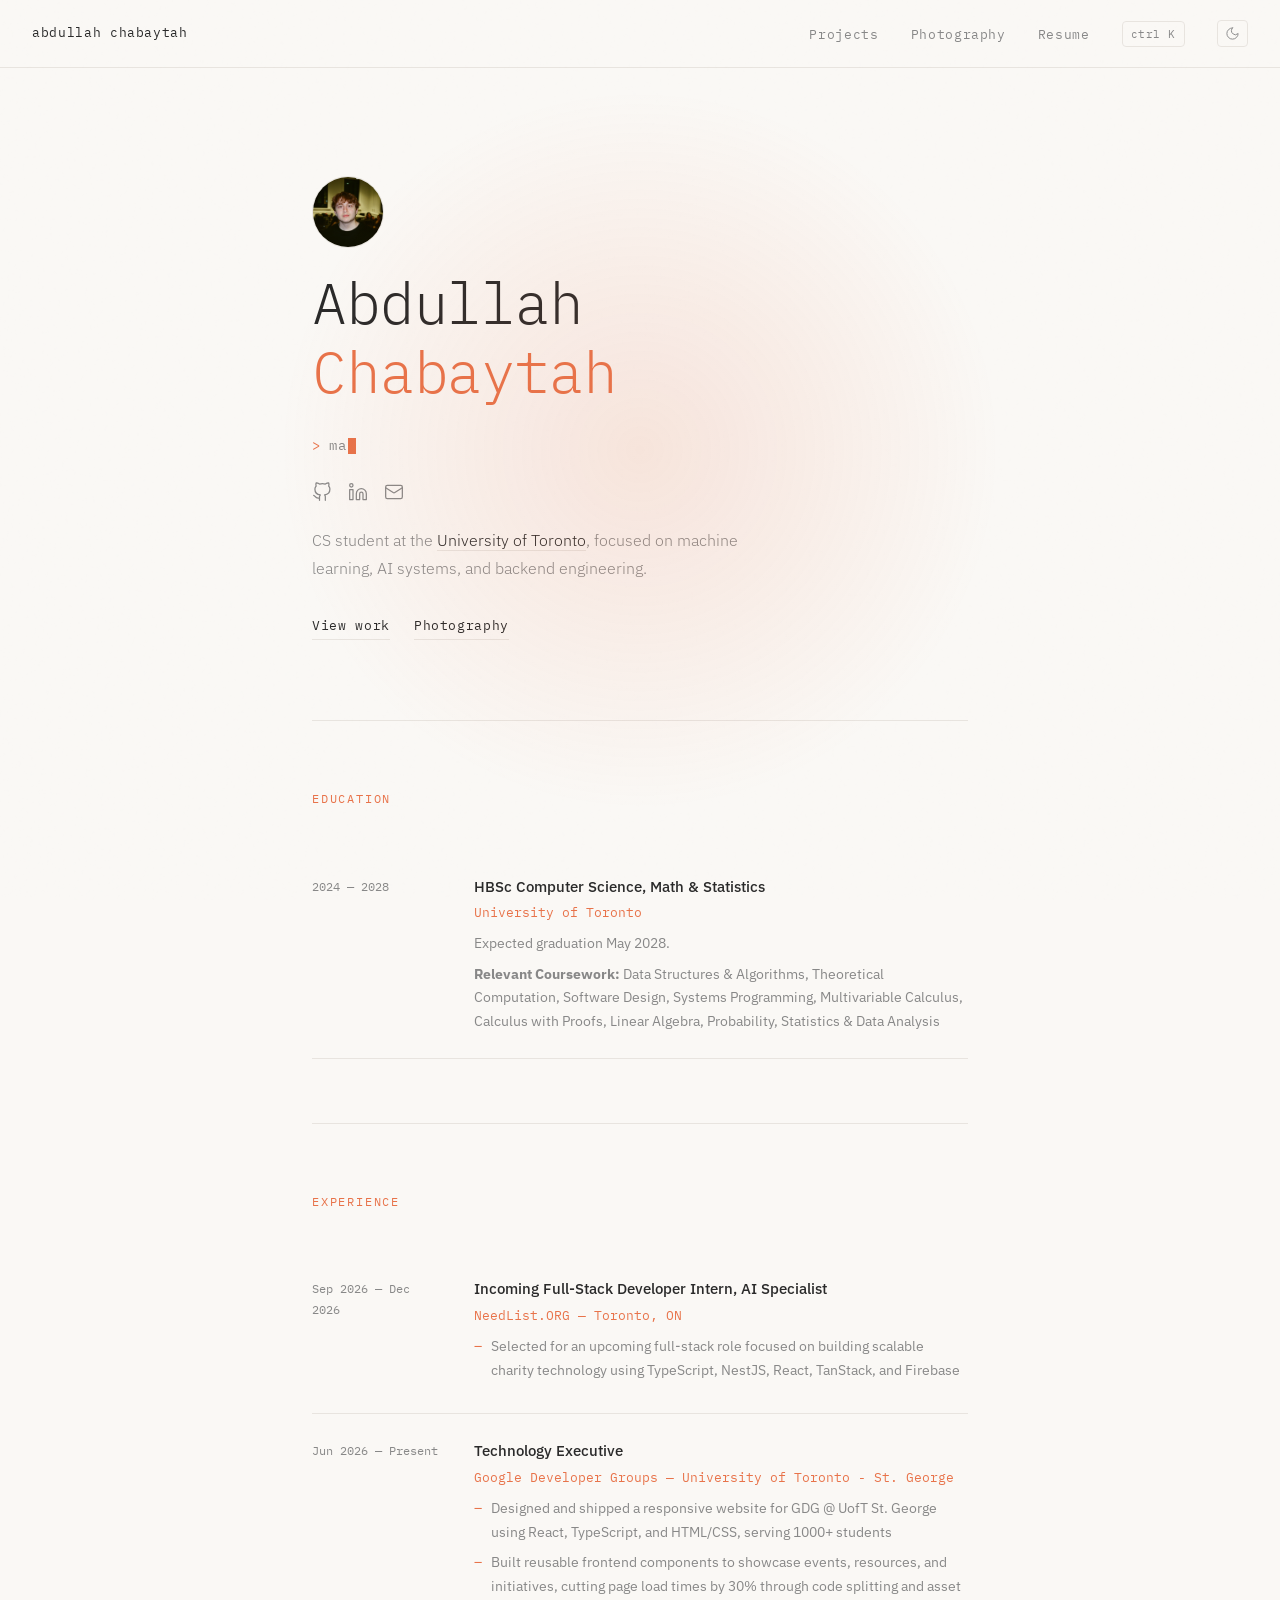
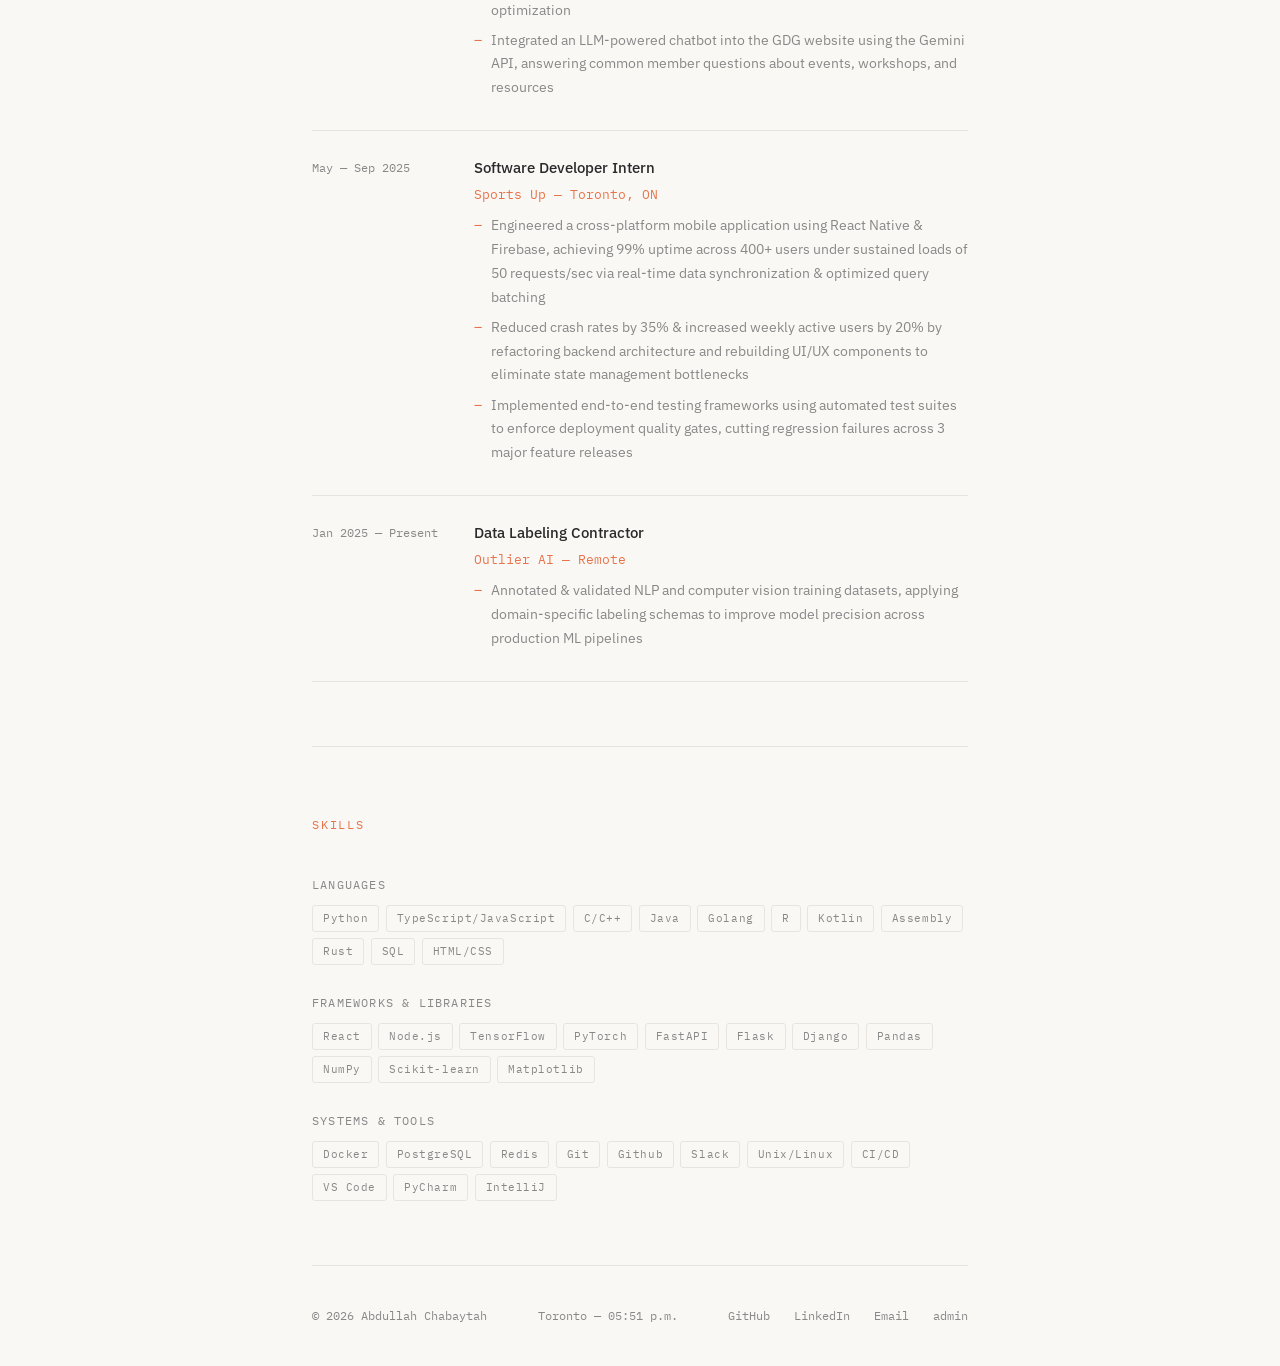
<file: index.html>
<!DOCTYPE html>
<html lang="en">
<head>
  <meta charset="UTF-8" />
  <meta name="viewport" content="width=device-width, initial-scale=1.0, viewport-fit=cover" />
  <title>Abdullah Chabaytah</title>
  <meta name="description" content="Abdullah Chabaytah — CS student at the University of Toronto, focused on machine learning, systems, and backend engineering." />
  <link rel="icon" type="image/svg+xml" href="assets/favicon.svg" />
  <link rel="apple-touch-icon" href="assets/apple-touch-icon.png" />
  <meta name="theme-color" content="#faf8f5" media="(prefers-color-scheme: light)" />
  <meta name="theme-color" content="#131211" media="(prefers-color-scheme: dark)" />
  <meta property="og:type" content="website" />
  <meta property="og:title" content="Abdullah Chabaytah" />
  <meta property="og:description" content="CS student at the University of Toronto — machine learning, systems, and backend engineering." />
  <meta property="og:url" content="https://maniic.github.io/" />
  <meta property="og:image" content="https://maniic.github.io/assets/og-card.png" />
  <meta name="twitter:card" content="summary_large_image" />
  <link rel="canonical" href="https://maniic.github.io/" />
  <link rel="preconnect" href="https://fonts.googleapis.com" />
  <link rel="preconnect" href="https://fonts.gstatic.com" crossorigin />
  <link href="https://fonts.googleapis.com/css2?family=IBM+Plex+Mono:ital,wght@0,300;0,400;0,500;1,300&family=IBM+Plex+Sans:wght@300;400;500&display=swap" rel="stylesheet" />
  <link rel="stylesheet" href="assets/style.css" />
  <script>
    (function () {
      document.documentElement.classList.add('js');
      var t = localStorage.getItem('theme');
      if (t === 'dark' || (!t && window.matchMedia('(prefers-color-scheme: dark)').matches))
        document.documentElement.setAttribute('data-theme', 'dark');
    })();
  </script>
</head>
<body data-page="home">

  <div id="progress"></div>

  <nav>
    <a class="nav-logo" href="/"><span class="logo-full">abdullah chabaytah</span><span class="logo-short">ac</span></a>
    <div class="nav-right">
      <ul class="nav-links">
        <li><a href="/projects.html">Projects</a></li>
        <li><a href="/photography.html">Photography</a></li>
        <li><a href="#" id="resumeLink" target="_blank">Resume</a></li>
      </ul>
      <button class="nav-btn nav-kbd" id="paletteTrigger" aria-label="Command palette" title="Command palette">⌘K</button>
      <button class="nav-btn" id="themeToggle" aria-label="Toggle theme" title="Toggle theme"></button>
    </div>
  </nav>

  <div class="container">
    <section class="hero">
      <img class="hero-avatar" id="heroAvatar" alt="Abdullah Chabaytah" />
      <h1 class="hero-name" id="heroName" aria-label="Abdullah Chabaytah">Abdullah<br /><span>Chabaytah</span></h1>

      <p class="hero-role"><span class="prompt">&gt;</span> <span id="roleText"></span><span class="caret"></span></p>

      <div class="hero-socials">
        <a id="socialGithub" href="https://github.com/maniic" target="_blank" rel="noopener" aria-label="GitHub">
          <svg viewBox="0 0 24 24" fill="none" stroke="currentColor" stroke-width="1.5" stroke-linecap="round" stroke-linejoin="round"><path d="M9 19c-5 1.5-5-2.5-7-3m14 6v-3.87a3.37 3.37 0 0 0-.94-2.61c3.14-.35 6.44-1.54 6.44-7A5.44 5.44 0 0 0 20 4.77 5.07 5.07 0 0 0 19.91 1S18.73.65 16 2.48a13.38 13.38 0 0 0-7 0C6.27.65 5.09 1 5.09 1A5.07 5.07 0 0 0 5 4.77a5.44 5.44 0 0 0-1.5 3.78c0 5.42 3.3 6.61 6.44 7A3.37 3.37 0 0 0 9 18.13V22"/></svg>
        </a>
        <a id="socialLinkedin" href="https://linkedin.com/in/achabaytah" target="_blank" rel="noopener" aria-label="LinkedIn">
          <svg viewBox="0 0 24 24" fill="none" stroke="currentColor" stroke-width="1.5" stroke-linecap="round" stroke-linejoin="round"><path d="M16 8a6 6 0 0 1 6 6v7h-4v-7a2 2 0 0 0-2-2 2 2 0 0 0-2 2v7h-4v-7a6 6 0 0 1 6-6z"/><rect x="2" y="9" width="4" height="12"/><circle cx="4" cy="4" r="2"/></svg>
        </a>
        <a id="socialEmail" href="mailto:a.chabaytah@mail.utoronto.ca" aria-label="Email">
          <svg viewBox="0 0 24 24" fill="none" stroke="currentColor" stroke-width="1.5" stroke-linecap="round" stroke-linejoin="round"><rect x="2" y="4" width="20" height="16" rx="2"/><path d="m22 7-8.97 5.7a1.94 1.94 0 0 1-2.06 0L2 7"/></svg>
        </a>
      </div>

      <p class="hero-tagline" id="heroTagline"></p>

      <div class="hero-cta">
        <a class="cta-link magnetic" href="/projects.html">View work</a>
        <a class="cta-link magnetic" href="/photography.html">Photography</a>
      </div>
    </section>
  </div>

  <div class="container" id="education">
    <section>
      <p class="section-label reveal">Education</p>
      <div id="eduList"></div>
    </section>
  </div>

  <div class="container" id="experience">
    <section>
      <p class="section-label reveal">Experience</p>
      <div id="expList"></div>
    </section>
  </div>

  <div class="container" id="skills">
    <section>
      <p class="section-label reveal">Skills</p>
      <div class="skills-grid reveal" id="skillsGrid"></div>
    </section>
  </div>

  <div class="container">
    <footer>
      <div class="footer-inner">
        <p class="footer-copy">&copy; 2026 Abdullah Chabaytah</p>
        <p class="footer-time" id="localTime"></p>
        <div class="footer-links">
          <a href="https://github.com/maniic" target="_blank" rel="noopener">GitHub</a>
          <a href="https://linkedin.com/in/achabaytah" target="_blank" rel="noopener">LinkedIn</a>
          <a href="mailto:a.chabaytah@mail.utoronto.ca">Email</a>
          <a href="/admin.html">admin</a>
        </div>
      </div>
    </footer>
  </div>

  <div class="palette" id="palette">
    <div class="palette-box">
      <input class="palette-input" type="text" placeholder="Type a command or search…" spellcheck="false" />
      <ul class="palette-list"></ul>
    </div>
  </div>

  <script src="assets/app.js"></script>
  <script data-goatcounter="https://maniic.goatcounter.com/count"
          async src="//gc.zgo.at/count.js"></script>
</body>
</html>
</file>
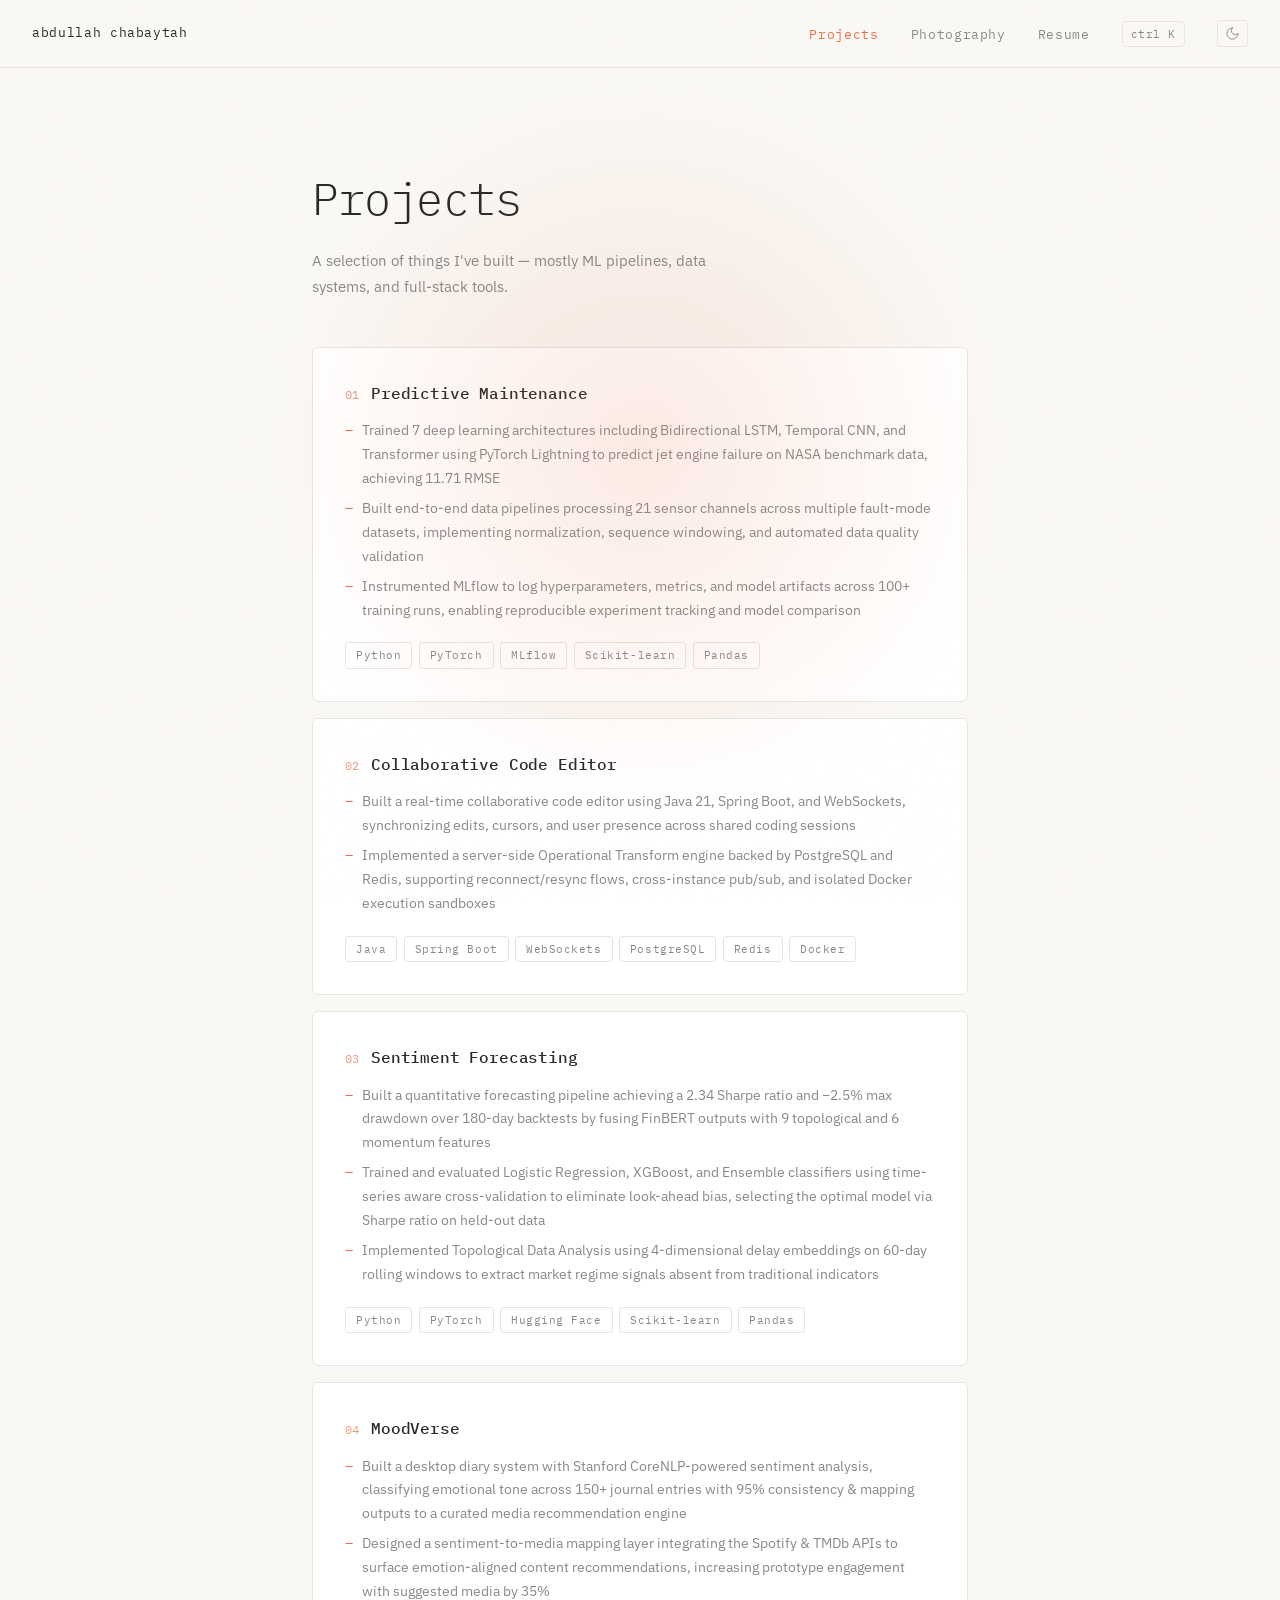
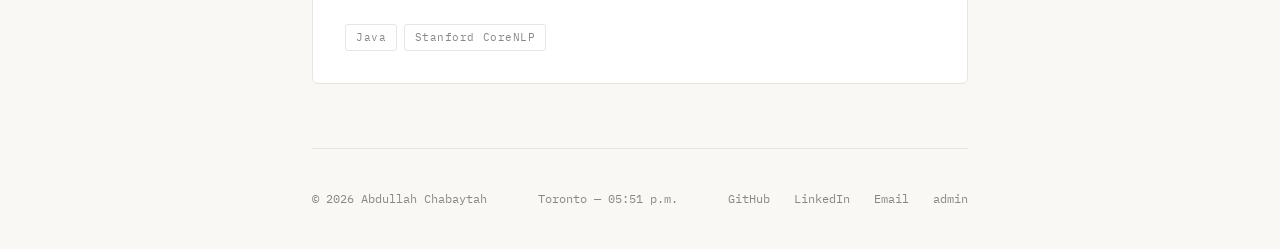
<file: projects.html>
<!DOCTYPE html>
<html lang="en">
<head>
  <meta charset="UTF-8" />
  <meta name="viewport" content="width=device-width, initial-scale=1.0, viewport-fit=cover" />
  <title>Projects — Abdullah Chabaytah</title>
  <meta name="description" content="Projects by Abdullah Chabaytah — ML pipelines, data systems, and full-stack tools." />
  <link rel="icon" type="image/svg+xml" href="assets/favicon.svg" />
  <link rel="apple-touch-icon" href="assets/apple-touch-icon.png" />
  <meta name="theme-color" content="#faf8f5" media="(prefers-color-scheme: light)" />
  <meta name="theme-color" content="#131211" media="(prefers-color-scheme: dark)" />
  <meta property="og:type" content="website" />
  <meta property="og:title" content="Projects — Abdullah Chabaytah" />
  <meta property="og:description" content="ML pipelines, data systems, and full-stack tools." />
  <meta property="og:url" content="https://maniic.github.io/projects.html" />
  <meta property="og:image" content="https://maniic.github.io/assets/og-card.png" />
  <meta name="twitter:card" content="summary_large_image" />
  <link rel="canonical" href="https://maniic.github.io/projects.html" />
  <link rel="preconnect" href="https://fonts.googleapis.com" />
  <link rel="preconnect" href="https://fonts.gstatic.com" crossorigin />
  <link href="https://fonts.googleapis.com/css2?family=IBM+Plex+Mono:ital,wght@0,300;0,400;0,500;1,300&family=IBM+Plex+Sans:wght@300;400;500&display=swap" rel="stylesheet" />
  <link rel="stylesheet" href="assets/style.css" />
  <script>
    (function () {
      document.documentElement.classList.add('js');
      var t = localStorage.getItem('theme');
      if (t === 'dark' || (!t && window.matchMedia('(prefers-color-scheme: dark)').matches))
        document.documentElement.setAttribute('data-theme', 'dark');
    })();
  </script>
</head>
<body data-page="projects">

  <div id="progress"></div>

  <nav>
    <a class="nav-logo" href="/"><span class="logo-full">abdullah chabaytah</span><span class="logo-short">ac</span></a>
    <div class="nav-right">
      <ul class="nav-links">
        <li><a href="/projects.html" class="active">Projects</a></li>
        <li><a href="/photography.html">Photography</a></li>
        <li><a href="#" id="resumeLink" target="_blank">Resume</a></li>
      </ul>
      <button class="nav-btn nav-kbd" id="paletteTrigger" aria-label="Command palette" title="Command palette">⌘K</button>
      <button class="nav-btn" id="themeToggle" aria-label="Toggle theme" title="Toggle theme"></button>
    </div>
  </nav>

  <div class="container">
    <div class="page-header">
      <h1 class="page-title">Projects</h1>
      <p class="page-subtitle">A selection of things I've built — mostly ML pipelines, data systems, and full-stack tools.</p>
    </div>

    <div class="projects-list reveal" id="projectsList"></div>
  </div>

  <div class="container">
    <footer>
      <div class="footer-inner">
        <p class="footer-copy">&copy; 2026 Abdullah Chabaytah</p>
        <p class="footer-time" id="localTime"></p>
        <div class="footer-links">
          <a href="https://github.com/maniic" target="_blank" rel="noopener">GitHub</a>
          <a href="https://linkedin.com/in/achabaytah" target="_blank" rel="noopener">LinkedIn</a>
          <a href="mailto:a.chabaytah@mail.utoronto.ca">Email</a>
          <a href="/admin.html">admin</a>
        </div>
      </div>
    </footer>
  </div>

  <div class="palette" id="palette">
    <div class="palette-box">
      <input class="palette-input" type="text" placeholder="Type a command or search…" spellcheck="false" />
      <ul class="palette-list"></ul>
    </div>
  </div>

  <script src="assets/app.js"></script>
  <script data-goatcounter="https://maniic.goatcounter.com/count"
          async src="//gc.zgo.at/count.js"></script>
</body>
</html>
</file>
<file: assets/style.css>
*, *::before, *::after { box-sizing: border-box; margin: 0; padding: 0; }

:root {
  --bg: #faf8f5;
  --bg-card: #ffffff;
  --nav-bg: rgba(250, 248, 245, 0.9);
  --text: #2a2a2a;
  --muted: #888;
  --accent: #e8734a;
  --accent-light: rgba(232, 115, 74, 0.08);
  --accent-glow: rgba(232, 115, 74, 0.15);
  --border: #e8e4df;
  --shadow: rgba(0, 0, 0, 0.06);
  --mono: 'IBM Plex Mono', monospace;
  --sans: 'IBM Plex Sans', sans-serif;
  --mx: 50%;
  --my: 50%;
}

:root[data-theme="dark"] {
  --bg: #131211;
  --bg-card: #1b1917;
  --nav-bg: rgba(19, 18, 17, 0.88);
  --text: #e8e4df;
  --muted: #8f8a83;
  --accent: #f08a5f;
  --accent-light: rgba(240, 138, 95, 0.1);
  --accent-glow: rgba(240, 138, 95, 0.12);
  --border: #2a2724;
  --shadow: rgba(0, 0, 0, 0.4);
}

html { scroll-behavior: smooth; }

body {
  background: var(--bg);
  color: var(--text);
  font-family: var(--sans);
  font-size: 15px;
  line-height: 1.7;
  min-height: 100vh;
  overflow-x: hidden;
  transition: background 0.3s ease, color 0.3s ease;
}

/* Noise overlay */
body::before {
  content: '';
  position: fixed;
  inset: 0;
  background-image: url("data:image/svg+xml,%3Csvg viewBox='0 0 256 256' xmlns='http://www.w3.org/2000/svg'%3E%3Cfilter id='noise'%3E%3CfeTurbulence type='fractalNoise' baseFrequency='0.9' numOctaves='4' stitchTiles='stitch'/%3E%3C/filter%3E%3Crect width='100%25' height='100%25' filter='url(%23noise)' opacity='0.02'/%3E%3C/svg%3E");
  pointer-events: none;
  z-index: 9999;
  opacity: 0.3;
}

/* Cursor glow */
body::after {
  content: '';
  position: fixed;
  inset: 0;
  background: radial-gradient(600px circle at var(--mx) var(--my), var(--accent-glow), transparent 60%);
  pointer-events: none;
  z-index: 1;
}

/* Scroll progress */
#progress {
  position: fixed;
  top: 0;
  left: 0;
  height: 2px;
  width: 0;
  background: var(--accent);
  z-index: 200;
  transition: width 0.1s linear;
}

/* Layout */
.container {
  max-width: 720px;
  margin: 0 auto;
  padding: 0 2rem;
}

.container--wide { max-width: 960px; }

section {
  padding: 4rem 0;
  border-top: 1px solid var(--border);
}

/* Nav */
nav {
  position: fixed;
  top: 0;
  left: 0;
  right: 0;
  z-index: 100;
  padding: 1.25rem max(2rem, env(safe-area-inset-right)) 1.25rem max(2rem, env(safe-area-inset-left));
  padding-top: max(1.25rem, env(safe-area-inset-top));
  display: flex;
  justify-content: space-between;
  align-items: center;
  background: var(--nav-bg);
  backdrop-filter: blur(12px);
  -webkit-backdrop-filter: blur(12px);
  border-bottom: 1px solid var(--border);
}

.nav-logo .logo-short { display: none; }

.nav-logo {
  font-family: var(--mono);
  font-size: 13px;
  font-weight: 400;
  letter-spacing: 0.05em;
  color: var(--text);
  text-decoration: none;
  transition: color 0.2s;
}
.nav-logo:hover { color: var(--accent); }

.nav-right {
  display: flex;
  align-items: center;
  gap: 2rem;
}

.nav-links {
  display: flex;
  gap: 2rem;
  list-style: none;
}

.nav-links a {
  font-family: var(--mono);
  color: var(--muted);
  text-decoration: none;
  font-size: 13px;
  letter-spacing: 0.05em;
  transition: color 0.2s;
}
.nav-links a:hover,
.nav-links a.active { color: var(--accent); }

.nav-btn {
  background: none;
  border: 1px solid var(--border);
  border-radius: 4px;
  color: var(--muted);
  cursor: pointer;
  display: inline-flex;
  align-items: center;
  justify-content: center;
  padding: 5px 7px;
  transition: color 0.2s, border-color 0.2s;
}
.nav-btn:hover { color: var(--accent); border-color: var(--accent); }
.nav-btn svg { width: 15px; height: 15px; }

.nav-kbd {
  font-family: var(--mono);
  font-size: 11px;
  letter-spacing: 0.05em;
  padding: 5px 8px;
}

/* Hero */
.hero {
  padding: 11rem 0 5rem;
  border-top: none;
}

.hero-avatar {
  width: 72px;
  height: 72px;
  border-radius: 50%;
  object-fit: cover;
  border: 1px solid var(--border);
  margin-bottom: 1.25rem;
  display: none;
}
.hero-avatar.show { display: block; }

.hero-name {
  font-family: var(--mono);
  font-size: clamp(2.2rem, 5.5vw, 3.6rem);
  font-weight: 300;
  line-height: 1.2;
  letter-spacing: -0.02em;
  color: var(--text);
  margin-bottom: 1rem;
  min-height: 2.6em;
}

/* Only hide the name for the scramble effect when JS is actually running */
html.js .hero-name { opacity: 0; }
html.js .hero-name.scramble-done { opacity: 1; }
.hero-name span { color: var(--accent); }

.hero-role {
  font-family: var(--mono);
  font-size: 14px;
  letter-spacing: 0.04em;
  color: var(--muted);
  margin-bottom: 1.5rem;
  min-height: 1.7em;
  opacity: 0;
  animation: fadeUp 0.5s 0.2s forwards;
}

.hero-role .prompt { color: var(--accent); }

.hero-role .caret {
  display: inline-block;
  width: 0.55em;
  height: 1.1em;
  background: var(--accent);
  vertical-align: text-bottom;
  margin-left: 2px;
  animation: blink 1s steps(1) infinite;
}

@keyframes blink { 50% { opacity: 0; } }

/* Social icons */
.hero-socials {
  display: flex;
  gap: 1rem;
  margin-bottom: 1.5rem;
  opacity: 0;
  animation: fadeUp 0.5s 0.25s forwards;
}

.hero-socials a {
  color: var(--muted);
  transition: color 0.2s, transform 0.3s cubic-bezier(0.25, 0.46, 0.45, 0.94);
  display: inline-flex;
}
.hero-socials a:hover { color: var(--accent); }
.hero-socials svg { width: 20px; height: 20px; }

.hero-tagline {
  font-size: 16px;
  font-weight: 300;
  color: var(--muted);
  max-width: 460px;
  line-height: 1.8;
  opacity: 0;
  animation: fadeUp 0.5s 0.4s forwards;
}

.hero-tagline a {
  color: var(--text);
  text-decoration: none;
  border-bottom: 1px solid var(--border);
  transition: color 0.2s, border-color 0.2s;
}
.hero-tagline a:hover {
  color: var(--accent);
  border-color: var(--accent);
}

.hero-cta {
  margin-top: 2rem;
  display: flex;
  gap: 1.5rem;
  flex-wrap: wrap;
  opacity: 0;
  animation: fadeUp 0.5s 0.55s forwards;
}

.cta-link {
  font-family: var(--mono);
  font-size: 13px;
  letter-spacing: 0.05em;
  text-decoration: none;
  color: var(--text);
  border-bottom: 1px solid var(--border);
  padding-bottom: 2px;
  transition: color 0.2s, border-color 0.2s, transform 0.3s cubic-bezier(0.25, 0.46, 0.45, 0.94);
  display: inline-block;
}
.cta-link:hover { color: var(--accent); border-color: var(--accent); }

/* Section label */
.section-label {
  font-family: var(--mono);
  font-size: 12px;
  letter-spacing: 0.15em;
  text-transform: uppercase;
  color: var(--accent);
  margin-bottom: 2.5rem;
  display: inline-block;
  position: relative;
}

.section-label:hover { animation: glitch 0.3s steps(2) forwards; }

@keyframes glitch {
  0%   { clip-path: inset(20% 0 40% 0); transform: translate(-2px); }
  25%  { clip-path: inset(60% 0 10% 0); transform: translate(2px); }
  50%  { clip-path: inset(10% 0 60% 0); transform: translate(-1px); }
  100% { clip-path: none; transform: none; }
}

/* Education & Experience */
.edu-item, .exp-item {
  display: grid;
  grid-template-columns: 130px 1fr;
  gap: 2rem;
  padding: 1.5rem 0;
  border-bottom: 1px solid var(--border);
  position: relative;
}

.edu-period, .exp-period {
  font-family: var(--mono);
  font-size: 12px;
  color: var(--muted);
  padding-top: 3px;
}

.edu-degree, .exp-role {
  font-weight: 500;
  color: var(--text);
  margin-bottom: 0.2rem;
}

.edu-school, .exp-company {
  font-family: var(--mono);
  font-size: 13px;
  color: var(--accent);
  margin-bottom: 0.5rem;
}

.edu-detail, .exp-desc {
  font-size: 14px;
  color: var(--muted);
  line-height: 1.7;
}

.exp-desc ul, .project-desc ul {
  list-style: none;
  padding: 0;
  margin: 0;
}

.exp-desc li, .project-desc li {
  position: relative;
  padding-left: 1.2em;
  margin-bottom: 0.4rem;
}

.exp-desc li::before, .project-desc li::before {
  content: '\2013';
  position: absolute;
  left: 0;
  color: var(--accent);
}

/* Skills */
.skills-grid {
  display: flex;
  flex-direction: column;
  gap: 1.75rem;
}

.skills-category-label {
  font-family: var(--mono);
  font-size: 12px;
  letter-spacing: 0.1em;
  text-transform: uppercase;
  color: var(--muted);
  margin-bottom: 0.6rem;
}

.skills-tags, .project-tags {
  display: flex;
  flex-wrap: wrap;
  gap: 0.4rem;
}

.tag {
  font-family: var(--mono);
  font-size: 11px;
  letter-spacing: 0.05em;
  color: var(--muted);
  border: 1px solid var(--border);
  padding: 3px 10px;
  border-radius: 3px;
  transition: color 0.2s, border-color 0.2s;
}
.tag:hover {
  color: var(--accent);
  border-color: var(--accent);
}

/* Page header */
.page-header { padding: 10rem 0 3rem; max-width: 720px; }

.page-title {
  font-family: var(--mono);
  font-size: clamp(1.8rem, 4vw, 2.8rem);
  font-weight: 300;
  letter-spacing: -0.02em;
  color: var(--text);
  margin-bottom: 0.75rem;
}

.page-subtitle {
  font-size: 15px;
  color: var(--muted);
  max-width: 420px;
}

/* Project cards */
.projects-list {
  display: flex;
  flex-direction: column;
  padding-bottom: 4rem;
}

.project-card {
  background: var(--bg-card);
  border: 1px solid var(--border);
  border-radius: 6px;
  padding: 2rem;
  position: relative;
  overflow: hidden;
  transition: border-color 0.3s, transform 0.3s cubic-bezier(0.16, 1, 0.3, 1), box-shadow 0.3s;
}

.project-card::before {
  content: '';
  position: absolute;
  left: 0;
  top: 0;
  bottom: 0;
  width: 2px;
  background: var(--accent);
  transform: scaleY(0);
  transform-origin: top;
  transition: transform 0.35s cubic-bezier(0.16, 1, 0.3, 1);
}

.project-card:hover {
  border-color: var(--accent);
  transform: translateY(-2px);
  box-shadow: 0 12px 32px var(--shadow);
}

.project-card:hover::before { transform: scaleY(1); }

.project-card + .project-card { margin-top: 1rem; }

.project-head {
  display: flex;
  align-items: baseline;
  gap: 0.75rem;
  margin-bottom: 0.75rem;
}

.project-index {
  font-family: var(--mono);
  font-size: 12px;
  color: var(--accent);
  opacity: 0.7;
}

.project-name {
  font-family: var(--mono);
  font-size: 16px;
  font-weight: 500;
  letter-spacing: -0.01em;
  color: var(--text);
}

a.project-name {
  text-decoration: none;
  border-bottom: 1px solid transparent;
  transition: color 0.2s, border-color 0.2s;
}
a.project-name:hover { color: var(--accent); border-color: var(--accent); }

.project-desc {
  font-size: 14px;
  color: var(--muted);
  line-height: 1.7;
  margin-bottom: 1.25rem;
}

/* Photo gallery */
.gallery {
  columns: 3;
  column-gap: 1rem;
  padding-bottom: 4rem;
}

.gallery-item {
  break-inside: avoid;
  margin-bottom: 1rem;
  border-radius: 4px;
  overflow: hidden;
  position: relative;
  background: var(--border);
  cursor: zoom-in;
  transition: transform 0.3s ease, box-shadow 0.3s ease;
}

.gallery-item:hover {
  transform: translateY(-2px);
  box-shadow: 0 8px 24px var(--shadow);
}

.gallery-item img {
  width: 100%;
  display: block;
  object-fit: cover;
  transition: transform 0.5s cubic-bezier(0.16, 1, 0.3, 1);
}

.gallery-item:hover img { transform: scale(1.02); }

/* Lightbox */
.lightbox {
  position: fixed;
  inset: 0;
  z-index: 500;
  display: none;
  align-items: center;
  justify-content: center;
  background: rgba(12, 11, 10, 0.92);
  backdrop-filter: blur(8px);
}

.lightbox.open { display: flex; }

.lightbox img {
  max-width: min(92vw, 1200px);
  max-height: 86vh;
  border-radius: 4px;
  box-shadow: 0 24px 80px rgba(0, 0, 0, 0.5);
}

.lightbox-caption {
  position: absolute;
  bottom: 1.5rem;
  left: 50%;
  transform: translateX(-50%);
  font-family: var(--mono);
  font-size: 12px;
  letter-spacing: 0.05em;
  color: rgba(255, 255, 255, 0.7);
}

.lightbox-btn {
  position: absolute;
  top: 50%;
  transform: translateY(-50%);
  background: rgba(255, 255, 255, 0.06);
  border: 1px solid rgba(255, 255, 255, 0.15);
  border-radius: 4px;
  color: rgba(255, 255, 255, 0.8);
  font-family: var(--mono);
  font-size: 18px;
  padding: 0.6rem 0.9rem;
  cursor: pointer;
  transition: background 0.2s;
}
.lightbox-btn:hover { background: rgba(255, 255, 255, 0.14); }
.lightbox-prev { left: 1.5rem; }
.lightbox-next { right: 1.5rem; }

.lightbox-close {
  position: absolute;
  top: 1.5rem;
  right: 1.5rem;
  transform: none;
}

/* Command palette */
.palette {
  position: fixed;
  inset: 0;
  z-index: 600;
  display: none;
  align-items: flex-start;
  justify-content: center;
  padding-top: 18vh;
  background: rgba(12, 11, 10, 0.4);
  backdrop-filter: blur(4px);
}

.palette.open { display: flex; }

.palette-box {
  width: min(560px, 92vw);
  background: var(--bg-card);
  border: 1px solid var(--border);
  border-radius: 8px;
  box-shadow: 0 24px 80px var(--shadow);
  overflow: hidden;
}

.palette-input {
  width: 100%;
  background: none;
  border: none;
  outline: none;
  border-bottom: 1px solid var(--border);
  padding: 1rem 1.25rem;
  font-family: var(--mono);
  font-size: 14px;
  color: var(--text);
}

.palette-list {
  list-style: none;
  max-height: 320px;
  overflow-y: auto;
  padding: 0.4rem;
}

.palette-item {
  display: flex;
  align-items: center;
  gap: 0.75rem;
  padding: 0.65rem 0.85rem;
  border-radius: 5px;
  cursor: pointer;
  font-size: 14px;
  color: var(--text);
}

.palette-item .hint {
  margin-left: auto;
  font-family: var(--mono);
  font-size: 11px;
  color: var(--muted);
}

.palette-item.selected {
  background: var(--accent-light);
  color: var(--accent);
}

.palette-empty {
  padding: 1rem 1.25rem;
  font-family: var(--mono);
  font-size: 13px;
  color: var(--muted);
}

/* Footer */
footer {
  border-top: 1px solid var(--border);
  padding: 2.5rem 0 max(2.5rem, env(safe-area-inset-bottom));
}

.footer-inner {
  display: flex;
  justify-content: space-between;
  align-items: center;
  flex-wrap: wrap;
  gap: 1rem;
}

.footer-copy {
  font-family: var(--mono);
  font-size: 12px;
  color: var(--muted);
}

.footer-time {
  font-family: var(--mono);
  font-size: 12px;
  color: var(--muted);
}

.footer-links {
  display: flex;
  gap: 1.5rem;
}

.footer-links a {
  font-family: var(--mono);
  font-size: 12px;
  color: var(--muted);
  text-decoration: none;
  transition: color 0.2s;
}
.footer-links a:hover { color: var(--accent); }

/* Animations */
@keyframes fadeUp {
  from { opacity: 0; transform: translateY(14px); }
  to   { opacity: 1; transform: translateY(0); }
}

html.js .reveal {
  opacity: 0;
  transform: translateY(20px);
  transition: opacity 0.5s cubic-bezier(0.16, 1, 0.3, 1), transform 0.5s cubic-bezier(0.16, 1, 0.3, 1);
}
html.js .reveal.visible { opacity: 1; transform: translateY(0); }

html.js .stagger-child {
  opacity: 0;
  transform: translateY(16px);
  transition: opacity 0.5s cubic-bezier(0.16, 1, 0.3, 1), transform 0.5s cubic-bezier(0.16, 1, 0.3, 1);
}
html.js .stagger-child.visible { opacity: 1; transform: translateY(0); }

/* Motion sensitivity: strip the theatrics, keep the content */
@media (prefers-reduced-motion: reduce) {
  html { scroll-behavior: auto; }
  .hero-role, .hero-socials, .hero-tagline, .hero-cta {
    animation-duration: 0.01ms;
    animation-delay: 0ms;
  }
  .hero-role .caret { animation: none; }
  .section-label:hover { animation: none; }
  html.js .reveal, html.js .stagger-child { transition: none; }
  .gallery-item, .gallery-item img, .project-card { transition: none; }
}

/* Mobile */
@media (max-width: 800px) {
  .gallery { columns: 2; }
}

@media (max-width: 600px) {
  nav {
    padding: 0.85rem max(1rem, env(safe-area-inset-right)) 0.85rem max(1rem, env(safe-area-inset-left));
    padding-top: max(0.85rem, env(safe-area-inset-top));
  }
  .nav-logo .logo-full { display: none; }
  .nav-logo .logo-short { display: inline; }
  .container { padding: 0 1.25rem; }
  .hero { padding: 8.5rem 0 4rem; }
  .hero-name { font-size: 2rem; }
  .page-header { padding: 7.5rem 0 2rem; }
  .exp-item, .edu-item { grid-template-columns: 1fr; gap: 0.4rem; }
  .footer-inner { flex-direction: column; align-items: flex-start; }
  .nav-links { gap: 0.9rem; }
  .nav-links a { font-size: 12px; }
  .nav-right { gap: 0.6rem; }
  .nav-btn { padding: 6px 8px; }
  .gallery { columns: 1; }

  /* Lightbox: thumb-reachable controls, caption up top */
  .lightbox-btn {
    top: auto;
    bottom: max(1.25rem, env(safe-area-inset-bottom));
    transform: none;
    padding: 0.8rem 1.2rem;
  }
  .lightbox-prev { left: 1rem; }
  .lightbox-next { right: 1rem; }
  .lightbox-close {
    top: max(1rem, env(safe-area-inset-top));
    bottom: auto;
    right: 1rem;
  }
  .lightbox-caption {
    bottom: auto;
    top: max(1.25rem, env(safe-area-inset-top));
    left: 1rem;
    transform: none;
    max-width: 65vw;
    text-align: left;
  }
  .lightbox img { max-height: 74vh; }
}
</file>
